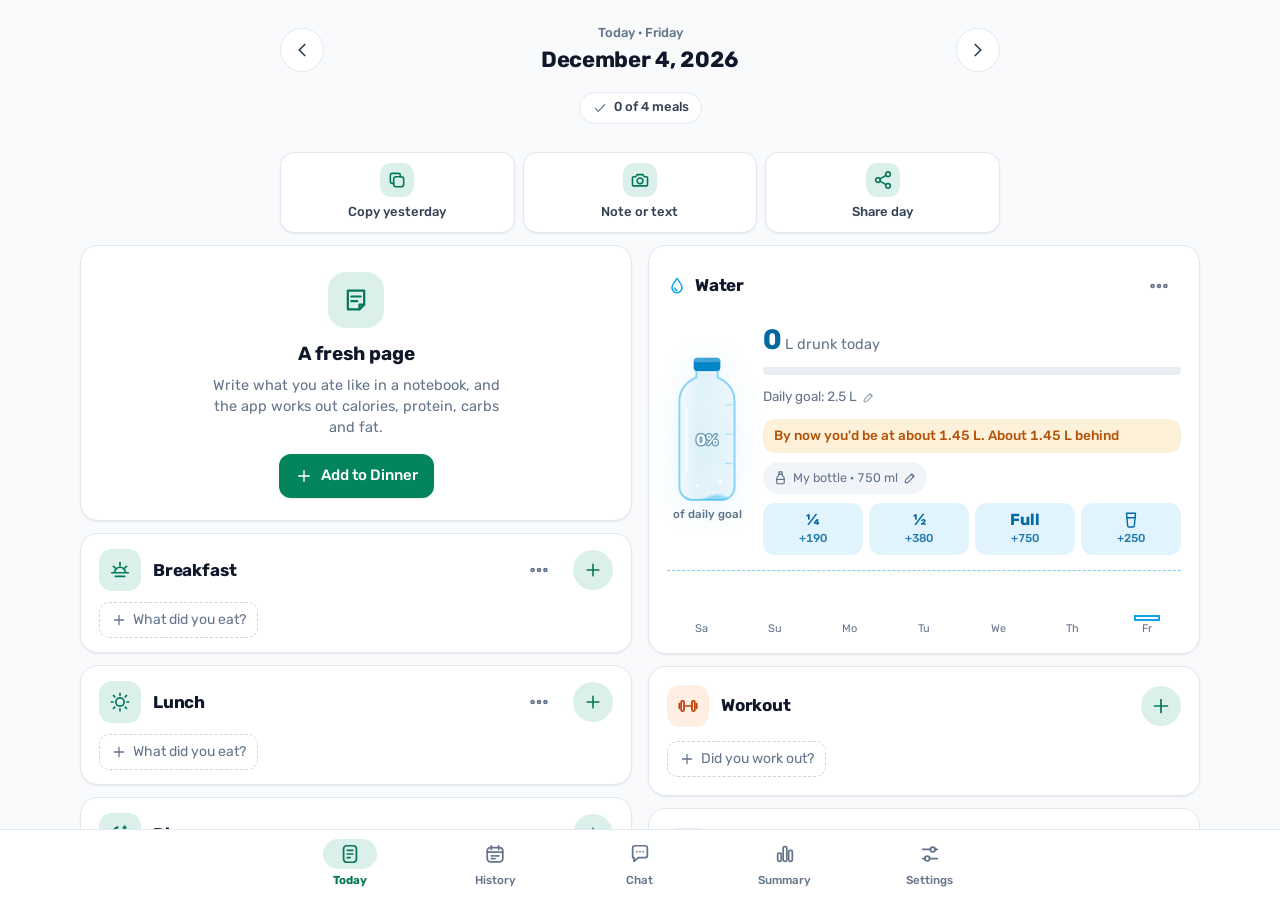
<file: app/src/main/assets/www/index.html>
<!doctype html>
<html lang="he" dir="rtl">
<head>
<meta charset="utf-8">
<meta name="viewport" content="width=device-width, initial-scale=1, maximum-scale=1, viewport-fit=cover">
<title>יומן אוכל</title>
<link rel="stylesheet" href="style.css">
</head>
<body>
<div id="bg" aria-hidden="true"></div>
<div id="bgFx" aria-hidden="true"></div>
<div id="bgDim" aria-hidden="true"></div>

<div id="app">
  <main id="screen" tabindex="-1"></main>
  <nav id="tabs" aria-label="ניווט ראשי"></nav>
</div>

<div id="sheets"></div>
<div id="toast" role="status" aria-live="polite"></div>
<input type="date" id="datePicker" aria-label="בחירת תאריך" tabindex="-1">

<script src="foods.js"></script>
<script src="bgs.js"></script>
<script src="parser.js"></script>
<script src="water.js"></script>
<script src="ai.js"></script>
<script src="gym.js"></script>
<script src="workout.js"></script>
<script src="nutdata.js"></script>
<script src="nutrition.js"></script>
<script src="weight.js"></script>
<script src="clarify.js"></script>
<script>window.__FD_LABEL_API = true;</script>
<script src="extract.js"></script>
<script src="brands.js"></script>
<script src="market.js"></script>
<script src="app.js"></script>
</body>
</html>
</file>
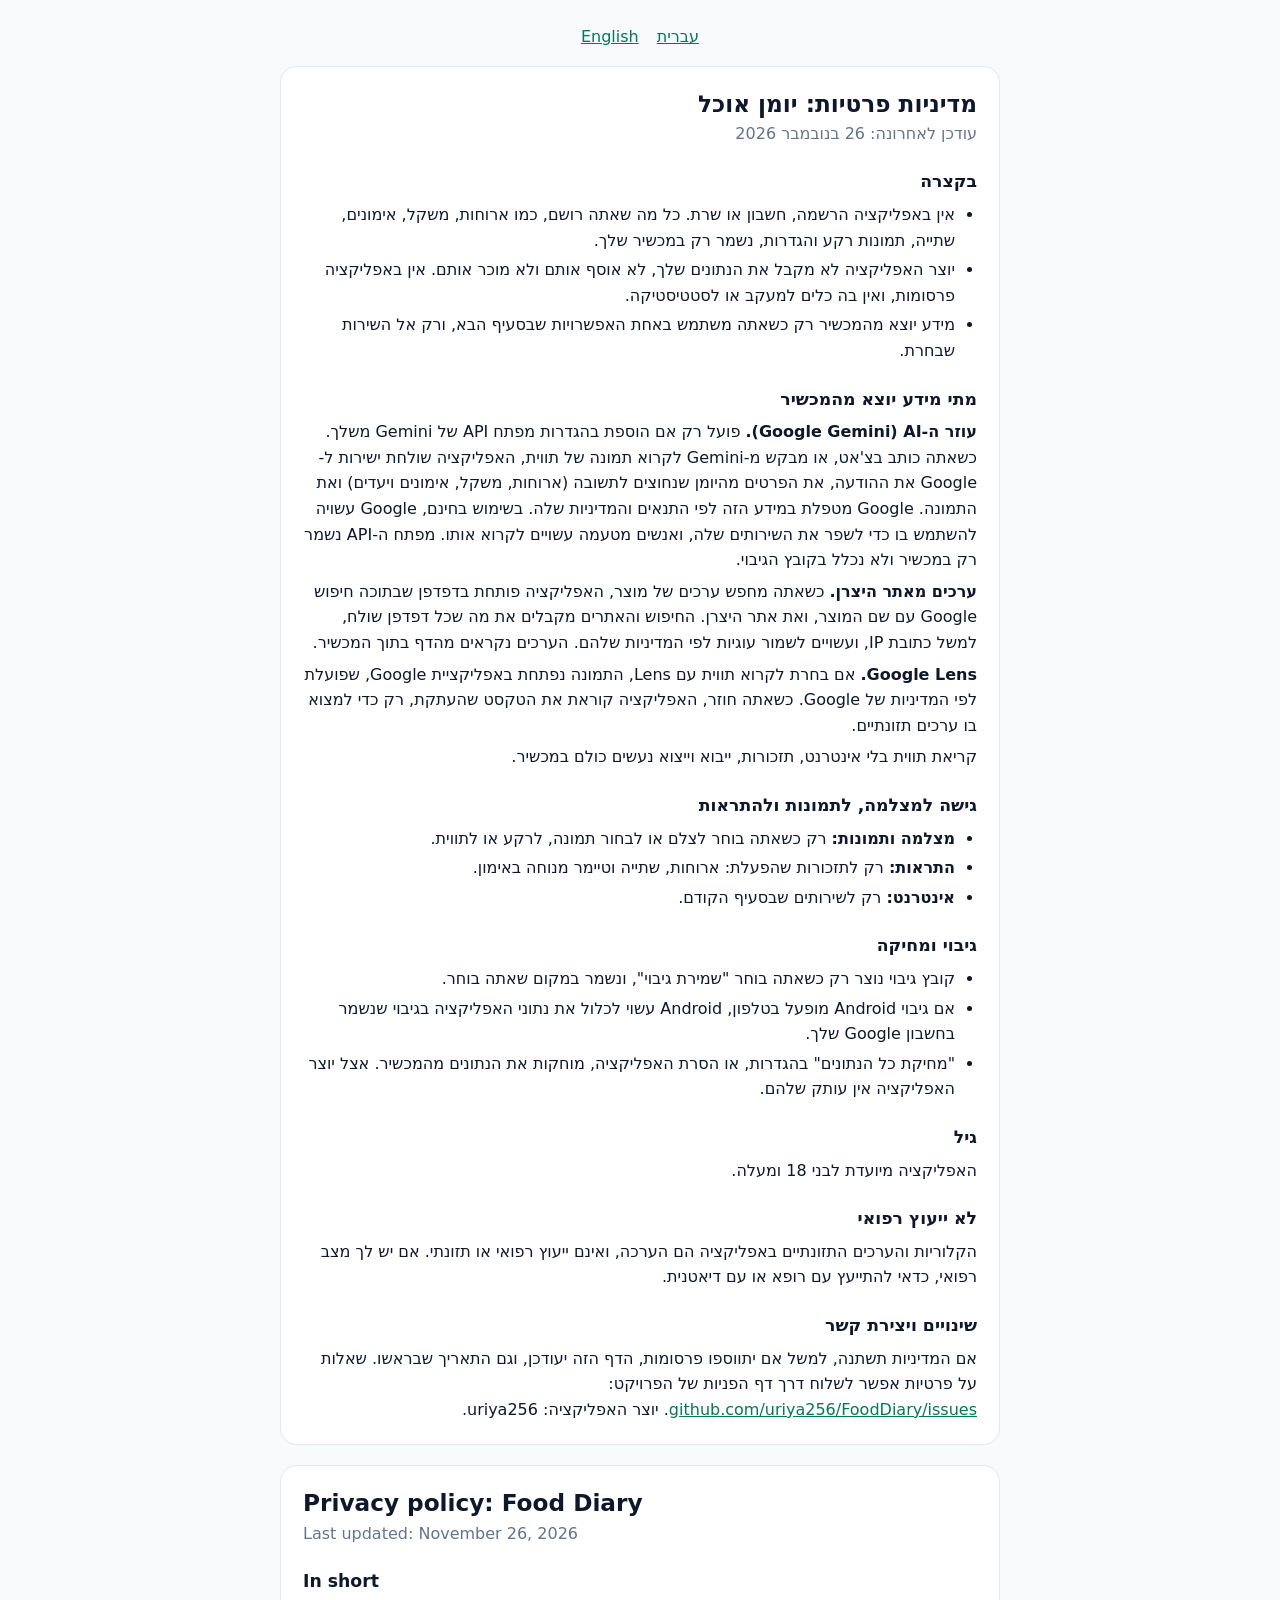
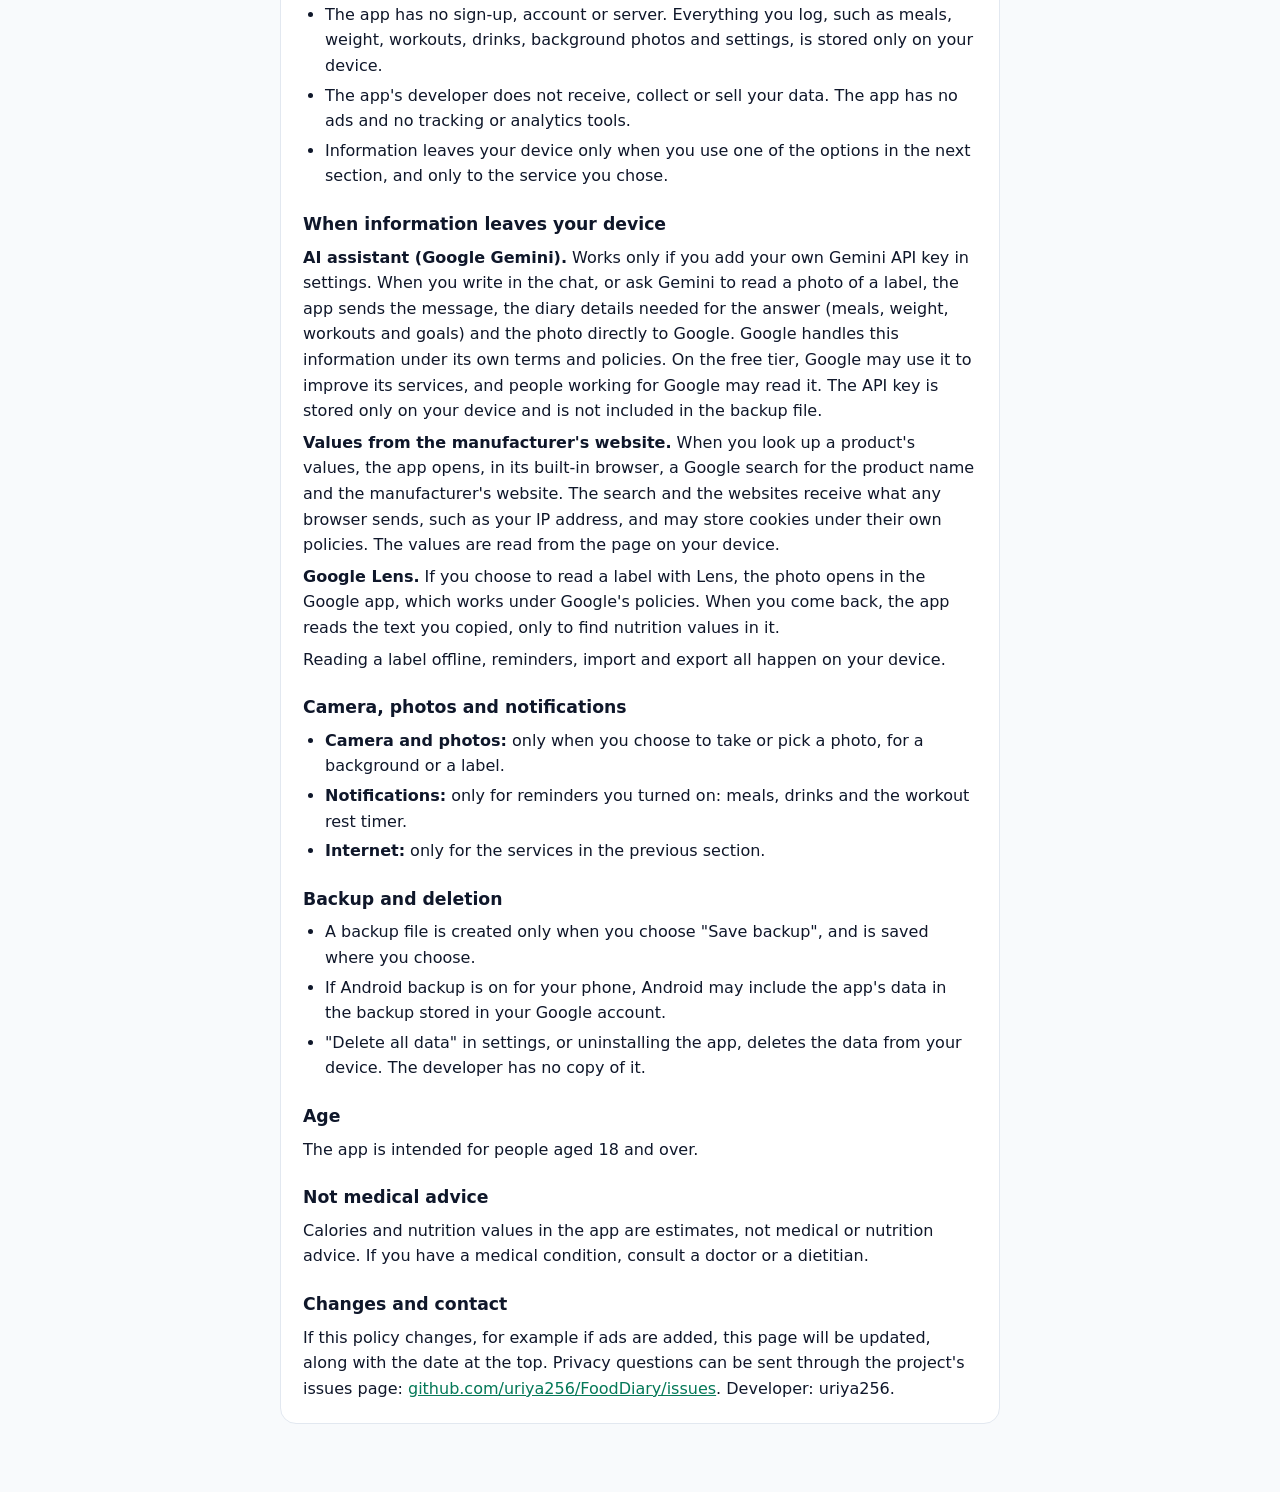
<file: app/src/main/assets/www/privacy.html>
<!DOCTYPE html>
<html lang="he" dir="rtl">
<head>
<meta charset="utf-8">
<meta name="viewport" content="width=device-width, initial-scale=1">
<title>מדיניות פרטיות · יומן אוכל | Privacy policy · Food Diary</title>
<!-- One file for the app (Settings > Privacy policy) and the website (GitHub Pages). No outside requests. -->
<style>
  :root { color-scheme: light dark; --bg: #F8FAFC; --text: #0F172A; --muted: #64748B; --card: #FFFFFF; --line: #E2E8F0; --accent: #047857; }
  @media (prefers-color-scheme: dark) { :root { --bg: #0F172A; --text: #F1F5F9; --muted: #94A3B8; --card: #1E293B; --line: #2B3A51; --accent: #6EE7B7; } }
  html[data-theme="light"] { color-scheme: light; --bg: #F8FAFC; --text: #0F172A; --muted: #64748B; --card: #FFFFFF; --line: #E2E8F0; --accent: #047857; }
  html[data-theme="dark"] { color-scheme: dark; --bg: #0F172A; --text: #F1F5F9; --muted: #94A3B8; --card: #1E293B; --line: #2B3A51; --accent: #6EE7B7; }
  body { margin: 0; background: var(--bg); color: var(--text); font: 16px/1.6 system-ui, -apple-system, "Segoe UI", Roboto, Arial, sans-serif; }
  main { max-width: 720px; margin: 0 auto; padding: 20px 16px 48px; }
  nav { display: flex; gap: 18px; justify-content: center; margin: 4px 0 16px; }
  section { background: var(--card); border: 1px solid var(--line); border-radius: 16px; padding: 6px 22px 16px; margin-bottom: 20px; }
  h1 { font-size: 1.45rem; line-height: 1.3; margin: 16px 0 2px; }
  h2 { font-size: 1.08rem; margin: 22px 0 4px; }
  p { margin: 6px 0; }
  ul { margin: 6px 0; padding-inline-start: 22px; }
  li { margin: 4px 0; }
  a { color: var(--accent); }
  .date { color: var(--muted); margin: 0 0 6px; }
  html.one nav { display: none; }
</style>
</head>
<body>
<main>
<nav><a href="#he" lang="he">עברית</a><a href="#en" lang="en">English</a></nav>

<section id="he" class="policy" lang="he" dir="rtl">
  <h1>מדיניות פרטיות: יומן אוכל</h1>
  <p class="date">עודכן לאחרונה: 26 בנובמבר 2026</p>

  <h2>בקצרה</h2>
  <ul>
    <li>אין באפליקציה הרשמה, חשבון או שרת. כל מה שאתה רושם, כמו ארוחות, משקל, אימונים, שתייה, תמונות רקע והגדרות, נשמר רק במכשיר שלך.</li>
    <li>יוצר האפליקציה לא מקבל את הנתונים שלך, לא אוסף אותם ולא מוכר אותם. אין באפליקציה פרסומות, ואין בה כלים למעקב או לסטטיסטיקה.</li>
    <li>מידע יוצא מהמכשיר רק כשאתה משתמש באחת האפשרויות שבסעיף הבא, ורק אל השירות שבחרת.</li>
  </ul>

  <h2>מתי מידע יוצא מהמכשיר</h2>
  <p><b>עוזר ה-AI <bdi>(Google Gemini)</bdi>.</b> פועל רק אם הוספת בהגדרות מפתח API של Gemini משלך. כשאתה כותב בצ'אט, או מבקש מ-Gemini לקרוא תמונה של תווית, האפליקציה שולחת ישירות ל-Google את ההודעה, את הפרטים מהיומן שנחוצים לתשובה (ארוחות, משקל, אימונים ויעדים) ואת התמונה. Google מטפלת במידע הזה לפי התנאים והמדיניות שלה. בשימוש בחינם, Google עשויה להשתמש בו כדי לשפר את השירותים שלה, ואנשים מטעמה עשויים לקרוא אותו. מפתח ה-API נשמר רק במכשיר ולא נכלל בקובץ הגיבוי.</p>
  <p><b>ערכים מאתר היצרן.</b> כשאתה מחפש ערכים של מוצר, האפליקציה פותחת בדפדפן שבתוכה חיפוש Google עם שם המוצר, ואת אתר היצרן. החיפוש והאתרים מקבלים את מה שכל דפדפן שולח, למשל כתובת IP, ועשויים לשמור עוגיות לפי המדיניות שלהם. הערכים נקראים מהדף בתוך המכשיר.</p>
  <p><b>Google Lens.</b> אם בחרת לקרוא תווית עם Lens, התמונה נפתחת באפליקציית Google, שפועלת לפי המדיניות של Google. כשאתה חוזר, האפליקציה קוראת את הטקסט שהעתקת, רק כדי למצוא בו ערכים תזונתיים.</p>
  <p>קריאת תווית בלי אינטרנט, תזכורות, ייבוא וייצוא נעשים כולם במכשיר.</p>

  <h2>גישה למצלמה, לתמונות ולהתראות</h2>
  <ul>
    <li><b>מצלמה ותמונות:</b> רק כשאתה בוחר לצלם או לבחור תמונה, לרקע או לתווית.</li>
    <li><b>התראות:</b> רק לתזכורות שהפעלת: ארוחות, שתייה וטיימר מנוחה באימון.</li>
    <li><b>אינטרנט:</b> רק לשירותים שבסעיף הקודם.</li>
  </ul>

  <h2>גיבוי ומחיקה</h2>
  <ul>
    <li>קובץ גיבוי נוצר רק כשאתה בוחר "שמירת גיבוי", ונשמר במקום שאתה בוחר.</li>
    <li>אם גיבוי Android מופעל בטלפון, Android עשוי לכלול את נתוני האפליקציה בגיבוי שנשמר בחשבון Google שלך.</li>
    <li>"מחיקת כל הנתונים" בהגדרות, או הסרת האפליקציה, מוחקות את הנתונים מהמכשיר. אצל יוצר האפליקציה אין עותק שלהם.</li>
  </ul>

  <h2>גיל</h2>
  <p>האפליקציה מיועדת לבני 18 ומעלה.</p>

  <h2>לא ייעוץ רפואי</h2>
  <p>הקלוריות והערכים התזונתיים באפליקציה הם הערכה, ואינם ייעוץ רפואי או תזונתי. אם יש לך מצב רפואי, כדאי להתייעץ עם רופא או עם דיאטנית.</p>

  <h2>שינויים ויצירת קשר</h2>
  <p>אם המדיניות תשתנה, למשל אם יתווספו פרסומות, הדף הזה יעודכן, וגם התאריך שבראשו. שאלות על פרטיות אפשר לשלוח דרך דף הפניות של הפרויקט: <a href="https://github.com/uriya256/FoodDiary/issues" dir="ltr">github.com/uriya256/FoodDiary/issues</a>. יוצר האפליקציה: uriya256.</p>
</section>

<section id="en" class="policy" lang="en" dir="ltr">
  <h1>Privacy policy: Food Diary</h1>
  <p class="date">Last updated: November 26, 2026</p>

  <h2>In short</h2>
  <ul>
    <li>The app has no sign-up, account or server. Everything you log, such as meals, weight, workouts, drinks, background photos and settings, is stored only on your device.</li>
    <li>The app's developer does not receive, collect or sell your data. The app has no ads and no tracking or analytics tools.</li>
    <li>Information leaves your device only when you use one of the options in the next section, and only to the service you chose.</li>
  </ul>

  <h2>When information leaves your device</h2>
  <p><b>AI assistant (Google Gemini).</b> Works only if you add your own Gemini API key in settings. When you write in the chat, or ask Gemini to read a photo of a label, the app sends the message, the diary details needed for the answer (meals, weight, workouts and goals) and the photo directly to Google. Google handles this information under its own terms and policies. On the free tier, Google may use it to improve its services, and people working for Google may read it. The API key is stored only on your device and is not included in the backup file.</p>
  <p><b>Values from the manufacturer's website.</b> When you look up a product's values, the app opens, in its built-in browser, a Google search for the product name and the manufacturer's website. The search and the websites receive what any browser sends, such as your IP address, and may store cookies under their own policies. The values are read from the page on your device.</p>
  <p><b>Google Lens.</b> If you choose to read a label with Lens, the photo opens in the Google app, which works under Google's policies. When you come back, the app reads the text you copied, only to find nutrition values in it.</p>
  <p>Reading a label offline, reminders, import and export all happen on your device.</p>

  <h2>Camera, photos and notifications</h2>
  <ul>
    <li><b>Camera and photos:</b> only when you choose to take or pick a photo, for a background or a label.</li>
    <li><b>Notifications:</b> only for reminders you turned on: meals, drinks and the workout rest timer.</li>
    <li><b>Internet:</b> only for the services in the previous section.</li>
  </ul>

  <h2>Backup and deletion</h2>
  <ul>
    <li>A backup file is created only when you choose "Save backup", and is saved where you choose.</li>
    <li>If Android backup is on for your phone, Android may include the app's data in the backup stored in your Google account.</li>
    <li>"Delete all data" in settings, or uninstalling the app, deletes the data from your device. The developer has no copy of it.</li>
  </ul>

  <h2>Age</h2>
  <p>The app is intended for people aged 18 and over.</p>

  <h2>Not medical advice</h2>
  <p>Calories and nutrition values in the app are estimates, not medical or nutrition advice. If you have a medical condition, consult a doctor or a dietitian.</p>

  <h2>Changes and contact</h2>
  <p>If this policy changes, for example if ads are added, this page will be updated, along with the date at the top. Privacy questions can be sent through the project's issues page: <a href="https://github.com/uriya256/FoodDiary/issues">github.com/uriya256/FoodDiary/issues</a>. Developer: uriya256.</p>
</section>
</main>
<script>
  // ?lang=he or ?lang=en shows one language; ?theme=light or ?theme=dark sets the colors
  (function () {
    var q = new URLSearchParams(location.search), l = q.get('lang'), t = q.get('theme');
    if (t === 'light' || t === 'dark') document.documentElement.setAttribute('data-theme', t);
    if (l !== 'he' && l !== 'en') return;
    document.documentElement.classList.add('one');
    document.documentElement.lang = l;
    document.documentElement.dir = l === 'he' ? 'rtl' : 'ltr';
    var other = document.getElementById(l === 'he' ? 'en' : 'he');
    if (other) other.remove();
  })();
</script>
</body>
</html>
</file>
<file: app/src/main/assets/www/style.css>
/* =====================================================================
   יומן אוכל · Food Diary — styles
   1. Fonts            5. Navigation          9.  Nutrition
   2. Design tokens    6. Page headers        10. Water · Workout · Weight
   3. Base             7. Components          11. History · Stats · Chat · Settings
   4. Layout           8. Meals               12. Sheets and smaller features
                                              13. Backgrounds (photos and animated)
   Colors live only in the tokens; components use the variables.
   ===================================================================== */

/* ---------- 1. Fonts (Rubik, OFL, bundled) ---------- */
@font-face { font-family: Rubik; font-weight: 400; font-display: swap; src: url(fonts/rubik-hebrew-400-normal.woff2) format('woff2'); unicode-range: U+0307-0308, U+0590-05FF, U+200C-2010, U+20AA, U+25CC, U+FB1D-FB4F; }
@font-face { font-family: Rubik; font-weight: 500; font-display: swap; src: url(fonts/rubik-hebrew-500-normal.woff2) format('woff2'); unicode-range: U+0307-0308, U+0590-05FF, U+200C-2010, U+20AA, U+25CC, U+FB1D-FB4F; }
@font-face { font-family: Rubik; font-weight: 700; font-display: swap; src: url(fonts/rubik-hebrew-700-normal.woff2) format('woff2'); unicode-range: U+0307-0308, U+0590-05FF, U+200C-2010, U+20AA, U+25CC, U+FB1D-FB4F; }
@font-face { font-family: Rubik; font-weight: 400; font-display: swap; src: url(fonts/rubik-latin-400-normal.woff2) format('woff2'); unicode-range: U+0000-00FF, U+2000-206F, U+2212; }
@font-face { font-family: Rubik; font-weight: 500; font-display: swap; src: url(fonts/rubik-latin-500-normal.woff2) format('woff2'); unicode-range: U+0000-00FF, U+2000-206F, U+2212; }
@font-face { font-family: Rubik; font-weight: 700; font-display: swap; src: url(fonts/rubik-latin-700-normal.woff2) format('woff2'); unicode-range: U+0000-00FF, U+2000-206F, U+2212; }

/* ---------- 2. Design tokens ---------- */
:root {
  /* brand: app.js sets --accent and its shades from the color chosen in settings */
  --accent: #059669;
  --accent-ink: #FFFFFF;
  --accent-soft: rgba(5, 150, 105, .12);
  --accent-text: #047857;
  --accent-light: #34D399;
  --accent-strong: #04845C; /* filled buttons: a shade darker, so white text stays readable */
  --a18: rgba(5, 150, 105, .18); --a38: rgba(5, 150, 105, .38); --a62: rgba(5, 150, 105, .62); --a22: rgba(5, 150, 105, .22); --a12: rgba(5, 150, 105, .12); --a08: rgba(5, 150, 105, .08);

  /* neutrals (60%: page, 30%: surfaces and text) */
  --page: #F8FAFC;
  --surface: #FFFFFF;
  --surface-2: #F1F5F9;
  --input: #FFFFFF;
  --text: #0F172A;
  --text-2: #334155;
  --muted: #64748B;
  --line: #E2E8F0;
  --line-strong: #CBD5E1;
  --chip: #F1F5F9;
  --track: #E9EEF4;
  --card-rgb: 255, 255, 255;
  --card-alpha: 1;
  --card: rgba(var(--card-rgb), var(--card-alpha));
  --sheet: #FFFFFF;
  --shadow: 0 1px 2px rgba(15, 23, 42, .04), 0 1px 3px rgba(15, 23, 42, .05);
  --shadow-lg: 0 12px 32px -8px rgba(15, 23, 42, .18);

  /* data colors (10%): fixed meaning everywhere */
  --carb: #F59E0B;     --carb-text: #B45309;
  --protein: #F43F5E;  --protein-text: #BE123C;
  --fat: #8B5CF6;      --fat-text: #6D28D9;
  --water: #0EA5E9;    --water-text: #0369A1;  --water-bg: rgba(14, 165, 233, .12);
  --gym: #F97316;      --gym-text: #C2410C;    --gym-bg: rgba(249, 115, 22, .12);
  --weight: #6366F1;   --weight-text: #4338CA; --weight-bg: rgba(99, 102, 241, .12);
  --ok: #059669;   --ok-text: #047857;   --ok-bg: rgba(5, 150, 105, .11);
  --warn: #D97706; --warn-text: #B45309; --warn-bg: rgba(245, 158, 11, .15);
  --bad: #DC2626;  --bad-text: #B91C1C;  --bad-bg: rgba(220, 38, 38, .10);

  /* shape and space */
  --radius: 18px;
  --radius-md: 14px;
  --radius-sm: 12px;
  --content: 720px;
  --sat: 0px;
  --sab: 0px;
  --blur: 0px;
  --dim: 0;
  color-scheme: light;
}
html.dark {
  --page: #0F172A;
  --surface: #1E293B;
  --surface-2: #273449;
  --input: #162032;
  --text: #F1F5F9;
  --text-2: #CBD5E1;
  --muted: #94A3B8;
  --line: #2B3A51;
  --line-strong: #3E4F68;
  --chip: #273449;
  --track: #2B3A51;
  --card-rgb: 30, 41, 59;
  --sheet: #1E293B;
  --shadow: 0 1px 2px rgba(0, 0, 0, .25);
  --shadow-lg: 0 16px 40px -10px rgba(0, 0, 0, .55);
  --accent-text: var(--accent-text-dark, #6EE7B7);
  --carb: #FBBF24;     --carb-text: #FCD34D;
  --protein: #FB7185;  --protein-text: #FDA4AF;
  --fat: #A78BFA;      --fat-text: #C4B5FD;
  --water: #38BDF8;    --water-text: #7DD3FC;  --water-bg: rgba(56, 189, 248, .14);
  --gym: #FB923C;      --gym-text: #FDBA74;    --gym-bg: rgba(251, 146, 60, .14);
  --weight: #818CF8;   --weight-text: #A5B4FC; --weight-bg: rgba(129, 140, 248, .15);
  --ok: #34D399;   --ok-text: #6EE7B7;   --ok-bg: rgba(52, 211, 153, .13);
  --warn: #FBBF24; --warn-text: #FCD34D; --warn-bg: rgba(251, 191, 36, .13);
  --bad: #F87171;  --bad-text: #FCA5A5;  --bad-bg: rgba(248, 113, 113, .13);
  color-scheme: dark;
}

/* ---------- 3. Base ---------- */
* { box-sizing: border-box; -webkit-tap-highlight-color: transparent; }
html, body { margin: 0; height: 100%; }
body {
  font-family: Rubik, system-ui, -apple-system, "Segoe UI", Roboto, sans-serif;
  color: var(--text);
  background: var(--page);
  font-size: 16px;
  line-height: 1.45;
  overscroll-behavior: none;
  -webkit-font-smoothing: antialiased;
  /* every number lines up in columns and keeps its width while it updates */
  font-variant-numeric: tabular-nums;
}
button, input, select, textarea { font: inherit; color: inherit; font-variant-numeric: inherit; }
button { cursor: pointer; }
svg { flex-shrink: 0; }
svg .d { display: none; } /* icons are single-weight line icons; the old duotone fills stay hidden */
:focus-visible { outline: 2px solid var(--accent); outline-offset: 2px; }
::selection { background: var(--a22); }
h1, h2, h3 { letter-spacing: -.01em; }

.muted { color: var(--muted); }
.small { font-size: 13px; }
.row { display: flex; align-items: center; gap: 8px; }
.between { justify-content: space-between; }
.wrap { flex-wrap: wrap; }
.grow { flex: 1; min-width: 0; }
.stack { display: flex; flex-direction: column; gap: 10px; }
.center { text-align: center; }
.hidden { display: none !important; }
.nw { white-space: nowrap; }

/* ---------- 4. Layout ---------- */
#bg {
  position: fixed; inset: -40px; z-index: 0;
  background: var(--page);
  background-size: cover; background-position: center;
  filter: blur(var(--blur));
  transition: background .4s ease;
}
#bgDim { position: fixed; inset: 0; z-index: 0; background: #000; opacity: var(--dim); pointer-events: none; }
#datePicker { position: fixed; bottom: 0; left: 0; width: 1px; height: 1px; opacity: 0; pointer-events: none; }

#app { position: relative; z-index: 1; height: 100%; display: flex; flex-direction: column; }
#screen {
  flex: 1; overflow-y: auto; overflow-x: hidden; outline: none;
  /* centered column: full width on a phone, --content wide on a computer */
  padding: calc(var(--sat) + 12px) max(16px, calc((100% - var(--content)) / 2)) 32px;
  -webkit-overflow-scrolling: touch;
}
#screen.swap { animation: fadeUp .25s ease both; }
#screen.chatmode { display: flex; flex-direction: column; }
#screen.chatmode .chat { flex: 1 0 auto; justify-content: flex-end; }
#screen.chatmode > .card, #screen.chatmode > .topbar { flex-shrink: 0; }

/* wide screens: the day is laid out in two columns under the header */
@media (min-width: 1100px) {
  #screen[data-tab="today"] { --content: 1120px; }
  #screen[data-tab="today"] .topbar, #screen[data-tab="today"] .quick { max-width: 720px; margin-inline: auto; }
  .daygrid { column-count: 2; column-gap: 16px; }
  .daygrid > * { break-inside: avoid; }
}

/* ---------- 5. Navigation ---------- */
#tabs {
  display: grid; grid-template-columns: repeat(5, minmax(0, 1fr)); gap: 4px;
  padding: 6px max(8px, calc((100% - var(--content)) / 2)) calc(var(--sab) + 8px);
  background: rgba(var(--card-rgb), .94);
  backdrop-filter: blur(18px) saturate(1.3);
  -webkit-backdrop-filter: blur(18px) saturate(1.3);
  border-top: 1px solid var(--line);
}
.tab {
  border: none; background: none; min-height: 56px; padding: 0;
  display: flex; flex-direction: column; align-items: center; justify-content: center; gap: 3px;
  font-size: 11.5px; font-weight: 500; color: var(--muted); border-radius: 14px;
  transition: color .2s;
}
.tab .pill { width: 54px; height: 30px; border-radius: 999px; display: flex; align-items: center; justify-content: center; transition: background .2s, transform .2s; }
.tab[aria-current="page"] { color: var(--accent-text); font-weight: 700; }
.tab[aria-current="page"] .pill { background: var(--accent-soft); }
@media (hover: hover) {
  .tab:hover { color: var(--text); }
  .tab:hover .pill { background: var(--surface-2); }
  .tab[aria-current="page"]:hover { color: var(--accent-text); }
  .tab[aria-current="page"]:hover .pill { background: var(--a18); }
}

/* ---------- 6. Page headers ---------- */
.topbar { padding: 6px 0 14px; }
.topbar h1 { margin: 0; font-size: 27px; line-height: 1.2; font-weight: 700; letter-spacing: -.02em; }

/* today: date, day navigation and status */
.daynav { display: flex; align-items: center; gap: 8px; }
.datebtn {
  flex: 1; min-width: 0; border: none; background: none; border-radius: 16px; padding: 6px 8px; min-height: 58px;
  display: flex; flex-direction: column; align-items: center; justify-content: center; gap: 1px; color: var(--text);
  transition: background .15s;
}
.datebtn .wd { font-size: 13px; color: var(--muted); font-weight: 500; }
.datebtn .dt { font-size: 22px; font-weight: 700; letter-spacing: -.015em; }
@media (hover: hover) { .datebtn:hover { background: var(--surface-2); } }

.badges { display: flex; gap: 8px; margin-top: 10px; flex-wrap: wrap; justify-content: center; }
.badge {
  display: inline-flex; align-items: center; gap: 6px; height: 32px; padding: 0 12px; border-radius: 999px;
  background: var(--card); border: 1px solid var(--line); font-size: 13px; font-weight: 500; color: var(--text-2);
}
.badge svg { color: var(--muted); }
.badge.hot { background: var(--warn-bg); border-color: transparent; color: var(--warn-text); }
.badge.hot svg { color: currentColor; }
button.badge { min-height: 32px; }
@media (hover: hover) { button.badge:hover { background: var(--surface-2); } }

.quick { display: grid; grid-template-columns: repeat(3, minmax(0, 1fr)); gap: 8px; margin: 14px 0 12px; }
.quick .btn {
  flex-direction: column; gap: 6px; min-height: 74px; padding: 10px 6px; border-radius: var(--radius-md);
  font-size: 13px; font-weight: 500; color: var(--text-2);
  background: var(--card); border: 1px solid var(--line); box-shadow: var(--shadow);
}
@media (hover: hover) { .quick .btn:hover { border-color: var(--line-strong); } }
.qi { width: 34px; height: 34px; border-radius: 11px; display: flex; align-items: center; justify-content: center; background: var(--accent-soft); color: var(--accent-text); }
.qi svg { color: currentColor; }

/* ---------- 7. Components ---------- */
.card {
  background: var(--card);
  border: 1px solid var(--line);
  border-radius: var(--radius);
  box-shadow: var(--shadow);
  padding: 18px;
  margin-bottom: 12px;
  animation: fadeUp .3s ease both;
}
.card h2 { margin: 0; font-size: 17px; font-weight: 700; }
.card h3 { margin: 0 0 12px; font-size: 15px; font-weight: 700; }
.card h2 svg, .card h3 svg { color: var(--accent-text); }
.section-t { font-size: 13px; font-weight: 700; color: var(--muted); margin: 2px 0 -4px; }

/* buttons */
.btn {
  min-height: 44px; padding: 0 16px; border-radius: var(--radius-sm); border: none;
  display: inline-flex; align-items: center; justify-content: center; gap: 8px;
  font-weight: 500; font-size: 15px; background: var(--surface-2); color: var(--text);
  transition: transform .1s, background .15s, filter .15s;
}
.btn.primary { background: var(--accent-strong); color: var(--accent-ink); box-shadow: 0 1px 2px rgba(15, 23, 42, .1); }
.btn.soft { background: var(--accent-soft); color: var(--accent-text); }
.btn.danger { background: var(--bad-bg); color: var(--bad-text); }
.btn.block { width: 100%; }
.btn.big { min-height: 52px; font-size: 16px; border-radius: var(--radius-md); }
.btn[disabled] { opacity: .45; }
@media (hover: hover) {
  .btn:hover { background: var(--line); }
  .btn.primary:hover { background: var(--accent-strong); filter: brightness(.92); }
  .btn.soft:hover { background: var(--a18); }
  .btn.danger:hover { background: var(--bad-bg); filter: brightness(.97); }
}

.iconbtn {
  width: 44px; height: 44px; border-radius: 999px; border: 1px solid var(--line);
  background: var(--card); color: var(--text-2); display: inline-flex; align-items: center; justify-content: center;
  flex-shrink: 0; transition: background .15s, transform .1s;
}
.iconbtn.flat { background: transparent; border-color: transparent; color: var(--muted); }
.iconbtn.plain { background: var(--surface-2); border-color: transparent; }
.iconbtn.primary { background: var(--accent-strong); color: var(--accent-ink); border-color: transparent; }
.iconbtn.tonal { width: 40px; height: 40px; background: var(--accent-soft); color: var(--accent-text); border-color: transparent; }
@media (hover: hover) {
  .iconbtn:hover, .iconbtn.flat:hover, .iconbtn.plain:hover { background: var(--surface-2); color: var(--text); }
  .iconbtn.primary:hover { background: var(--accent-strong); color: var(--accent-ink); filter: brightness(.92); }
  .iconbtn.tonal:hover { background: var(--a22); color: var(--accent-text); }
}
.iconbtn:active, .btn:active, .chip:active, .tab:active, .datebtn:active, .badge:active { transform: scale(.96); }
.linkbtn { border: none; background: none; color: inherit; font-weight: 700; text-decoration: underline; text-underline-offset: 2px; min-height: 32px; padding: 0 4px; font-size: 12.5px; display: inline-flex; align-items: center; gap: 4px; }
.plain-btn { border: none; background: none; padding: 0; text-align: start; color: inherit; width: 100%; font: inherit; display: block; }

/* chips and tags */
.chips { display: flex; flex-wrap: wrap; gap: 6px; margin-top: 14px; }
.chip {
  border: 1px solid transparent; background: var(--surface-2); border-radius: 10px; padding: 6px 11px; min-height: 36px;
  font-size: 14px; display: inline-flex; align-items: center; gap: 6px; text-align: start; max-width: 100%; color: var(--text);
  transition: transform .1s, background .15s, border-color .15s;
  animation: pop .22s ease both;
}
.chip .q { font-weight: 700; color: var(--accent-text); }
.chip .w { color: var(--muted); font-size: 12.5px; }
.chip.ghost { background: transparent; border: 1.5px dashed var(--line-strong); color: var(--muted); }
.chip.tpl { background: var(--accent-soft); color: var(--accent-text); font-weight: 500; }
.chip.sel { background: var(--accent-strong); color: var(--accent-ink); }
.chip.sel .q, .chip.sel .w { color: inherit; }
.chip.amb { border-style: dashed; border-color: var(--warn); }
@media (hover: hover) {
  .chip:hover { background: var(--line); }
  .chip.ghost:hover { background: var(--surface-2); color: var(--text-2); }
  .chip.tpl:hover { background: var(--a22); }
  .chip.sel:hover { background: var(--accent-strong); }
}
.ambq { display: inline-flex; align-items: center; justify-content: center; width: 18px; height: 18px; border-radius: 50%; background: var(--warn); color: #fff; font-size: 12px; font-weight: 700; margin-inline-start: 2px; }

/* status pills */
.bal { display: inline-flex; align-items: center; gap: 3px; height: 26px; font-size: 12.5px; font-weight: 700; border-radius: 999px; padding: 0 10px; white-space: nowrap; flex-shrink: 0; }
.bal.ok { background: var(--ok-bg); color: var(--ok-text); }
.bal.near { background: var(--warn-bg); color: var(--warn-text); }
.bal.off { background: var(--bad-bg); color: var(--bad-text); }
.bal.soft { background: var(--surface-2); color: var(--muted); }
.warn-t { color: var(--bad-text); }
.warn { color: var(--warn-text); font-size: 13px; }

/* inputs */
textarea.note, .field input, .field select, .field textarea, input.search {
  width: 100%; border: 1px solid var(--line-strong); background: var(--input); border-radius: var(--radius-sm);
  padding: 12px 14px; font-size: 15px; outline: none; resize: vertical; color: var(--text);
  transition: border-color .15s, box-shadow .15s;
}
textarea.note::placeholder, .field input::placeholder, .field textarea::placeholder, input.search::placeholder { color: var(--muted); opacity: .85; }
textarea.note:focus, .field input:focus, .field select:focus, .field textarea:focus, input.search:focus { border-color: var(--accent); box-shadow: 0 0 0 3px var(--accent-soft); }
.field { display: flex; flex-direction: column; gap: 6px; }
.field > span { font-size: 13px; color: var(--muted); font-weight: 500; }
.searchbox { position: relative; }
.searchbox svg { position: absolute; inset-inline-start: 14px; top: 50%; transform: translateY(-50%); color: var(--muted); pointer-events: none; }
.searchbox input { padding-inline-start: 42px; }
input[type=range] { width: 100%; accent-color: var(--accent); height: 28px; }
input.gnum { width: 100%; min-height: 44px; border-radius: var(--radius-sm); border: 1px solid var(--line-strong); background: var(--input); color: var(--text); text-align: center; font-size: 17px; font-weight: 500; padding: 6px; outline: none; -moz-appearance: textfield; }
input.gnum:focus { border-color: var(--accent); box-shadow: 0 0 0 3px var(--accent-soft); }
input.gnum::-webkit-outer-spin-button, input.gnum::-webkit-inner-spin-button { -webkit-appearance: none; margin: 0; }
.field input.gnum { padding: 6px; }

/* segmented control */
.seg { display: grid; grid-auto-flow: column; grid-auto-columns: minmax(0, 1fr); gap: 4px; padding: 4px; background: var(--surface-2); border-radius: var(--radius-md); }
.seg button { border: none; background: none; min-height: 40px; border-radius: 10px; font-size: 14px; font-weight: 500; color: var(--muted); transition: background .15s, color .15s; }
.seg button[aria-pressed="true"] { background: var(--surface); color: var(--text); box-shadow: 0 1px 2px rgba(15, 23, 42, .08), 0 1px 3px rgba(15, 23, 42, .06); }
html.dark .seg button[aria-pressed="true"] { background: #334155; }
@media (hover: hover) { .seg button:not([aria-pressed="true"]):hover { color: var(--text); } }

/* lists */
.list { display: flex; flex-direction: column; }
.li { display: flex; align-items: center; gap: 12px; padding: 12px 2px; border-bottom: 1px solid var(--line); min-height: 52px; }
.li:last-child { border-bottom: none; }
button.li { width: 100%; border: none; border-bottom: 1px solid var(--line); background: none; text-align: start; color: inherit; font: inherit; border-radius: 0; }
button.li:last-child { border-bottom: none; }
@media (hover: hover) { button.li:hover { background: var(--surface-2); } }
.li .t { font-weight: 500; }
.li .s { font-size: 13px; color: var(--muted); }
.li .kcal { min-width: 44px; text-align: end; }
.li.cur { background: var(--a08); border-radius: var(--radius-sm); padding-inline: 8px; }

/* switch */
.switch { position: relative; width: 50px; height: 30px; border-radius: 999px; background: var(--line-strong); border: none; flex-shrink: 0; transition: background .2s; }
.switch::after { content: ''; position: absolute; top: 3px; inset-inline-start: 3px; width: 24px; height: 24px; border-radius: 50%; background: #fff; box-shadow: 0 1px 3px rgba(15, 23, 42, .25); transition: transform .2s; }
.switch[aria-checked="true"] { background: var(--accent); }
.switch[aria-checked="true"]::after { transform: translateX(-20px); }

.stepper { display: flex; align-items: center; gap: 6px; }
.stepper .val { min-width: 34px; text-align: center; font-weight: 700; font-size: 16px; }
.stepper.big-step { display: flex; align-items: center; gap: 8px; }
.stepper.big-step .gnum { flex: 1; font-size: 20px; min-height: 50px; }

/* progress bars */
.bar { height: 8px; border-radius: 999px; background: var(--track); overflow: hidden; }
.bar > i { display: block; height: 100%; border-radius: 999px; background: var(--accent); transform-origin: right; animation: grow .6s ease both; }
.barrow { display: flex; flex-direction: column; gap: 6px; }
.barrow .row { font-size: 14px; }
.bar.wk { position: relative; overflow: visible; }

/* stat tiles */
.tiles { display: grid; grid-template-columns: repeat(2, minmax(0, 1fr)); gap: 10px; margin-bottom: 12px; }
.tile { margin: 0; }
.tile .big { font-size: 28px; font-weight: 700; line-height: 1.15; letter-spacing: -.02em; }
.tile .lbl { font-size: 13px; color: var(--muted); margin-top: 2px; }

/* toast */
#toast {
  position: fixed; z-index: 40; left: 50%; top: calc(var(--sat) + 12px); transform: translate(-50%, -20px);
  background: #0F172A; color: #F8FAFC; border-radius: 14px; padding: 10px 10px 10px 16px; min-height: 46px; font-size: 14px;
  display: flex; align-items: center; gap: 12px; opacity: 0; pointer-events: none; transition: opacity .2s, transform .2s;
  max-width: min(calc(100% - 32px), 560px); box-shadow: var(--shadow-lg);
}
html.dark #toast { background: #F1F5F9; color: #0F172A; }
#toast.show { opacity: 1; transform: translate(-50%, 0); pointer-events: auto; }
#toast button { border: none; background: none; color: #6EE7B7; font-weight: 700; min-height: 36px; padding: 0 8px; }
html.dark #toast button { color: var(--accent-text-light, #047857); }

/* empty states */
.empty-state { text-align: center; padding: 32px 16px; color: var(--muted); display: flex; flex-direction: column; align-items: center; gap: 8px; }
.empty-state > svg { color: var(--accent-text); opacity: .8; }
.empty-day { display: flex; flex-direction: column; align-items: center; text-align: center; gap: 8px; padding: 26px 20px 22px; }
.empty-day .ed-icon { width: 56px; height: 56px; border-radius: 18px; display: flex; align-items: center; justify-content: center; background: var(--accent-soft); color: var(--accent-text); margin-bottom: 4px; }
.empty-day h2 { font-size: 19px; }
.empty-day p { margin: 0; color: var(--muted); max-width: 32ch; font-size: 14.5px; }
.empty-day .ed-actions { display: flex; gap: 8px; flex-wrap: wrap; justify-content: center; margin-top: 8px; }
.empty-hint { margin-top: 10px; font-size: 14px; color: var(--muted); }

/* ---------- 8. Meals ---------- */
.meal-head { display: flex; align-items: center; gap: 12px; }
.meal-icon {
  width: 42px; height: 42px; border-radius: 13px; display: flex; align-items: center; justify-content: center; flex-shrink: 0;
  background: var(--accent-soft); color: var(--accent-text);
}
.meal-icon.tone-water { background: var(--water-bg); color: var(--water-text); }
.meal-icon.tone-gym { background: var(--gym-bg); color: var(--gym-text); }
.meal-icon.tone-weight { background: var(--weight-bg); color: var(--weight-text); }
.meal-title { flex: 1; min-width: 0; }
.meal-title h2 { font-size: 17px; }
.meal-title .sub { font-size: 13px; color: var(--muted); margin-top: 1px; }
.meal-kcal { display: flex; flex-direction: column; align-items: center; line-height: 1.1; padding-inline: 4px; }
.meal-kcal b { font-size: 18px; font-weight: 700; letter-spacing: -.01em; }
.meal-kcal span { font-size: 11.5px; color: var(--muted); }
.meal-note { margin-top: 12px; font-size: 13.5px; color: var(--muted); display: flex; gap: 6px; align-items: flex-start; }
.meal-note svg { margin-top: 2px; }
.card.meal-empty { padding-block: 14px; }
.card.meal-empty .chips { margin-top: 10px; }

/* the split of one meal: thin bar and three compact tags */
.mealnut { display: flex; align-items: center; gap: 12px; margin-top: 14px; font-size: 13px; }
.mealnut .mbar { height: 6px; }
.mtags { display: flex; gap: 10px; font-size: 12.5px; color: var(--muted); white-space: nowrap; flex-shrink: 0; }
.mtags span { display: inline-flex; align-items: center; gap: 4px; }
.mtags i { width: 7px; height: 7px; border-radius: 50%; background: var(--mc); }
.mtags b { color: var(--text-2); font-weight: 500; }

/* ---------- 9. Nutrition ---------- */
.nutcard { display: flex; flex-direction: column; gap: 14px; }
.nut-top { display: flex; align-items: center; gap: 18px; border: none; background: none; padding: 0; text-align: start; color: inherit; width: 100%; border-radius: 12px; }
.nut-top .ring { position: relative; width: 112px; height: 112px; flex-shrink: 0; }
.nut-top .ring svg { display: block; }
.nut-top .rc { position: absolute; inset: 0; display: flex; flex-direction: column; align-items: center; justify-content: center; line-height: 1.1; }
.nut-top .rc b { font-size: 25px; font-weight: 700; letter-spacing: -.02em; }
.nut-top .rc span { font-size: 12px; color: var(--muted); margin-top: 3px; }
.nut-macros { display: flex; flex-direction: column; gap: 11px; flex: 1; min-width: 0; }
.nut-macros .nm { display: flex; flex-direction: column; gap: 5px; }
.nm-h { display: flex; align-items: baseline; gap: 6px; font-size: 14px; }
.nm-h i { width: 8px; height: 8px; border-radius: 50%; background: var(--mc); align-self: center; flex-shrink: 0; }
.nm-h .grow { color: var(--text-2); font-weight: 500; }
.nm-h b { font-size: 15px; font-weight: 700; }
.nm-h .u { font-size: 12px; color: var(--muted); }
/* one macro: grams eaten (fill) against the recommended range (band) or target (tick) */
.mtrack { position: relative; height: 6px; border-radius: 999px; background: var(--track); overflow: hidden; }
.mtrack .band { position: absolute; top: 0; bottom: 0; background: var(--mc); opacity: .22; }
.mtrack .band.tick { width: 2px !important; opacity: .7; background: var(--text); }
.mtrack .fill { position: absolute; top: 0; bottom: 0; inset-inline-start: 0; border-radius: 999px; background: var(--mc); transition: width .5s ease; }
.kleft { font-size: 13px; margin-top: 1px; }
/* the day's split: stacked bar, legend and the verdict */
.mbar { position: relative; display: flex; height: 10px; border-radius: 999px; overflow: hidden; background: var(--track); flex: 1; min-width: 60px; gap: 2px; }
.mbar.big { height: 10px; flex: none; width: 100%; }
.mbar i { display: block; height: 100%; min-width: 0; font-style: normal; }
.mbar i:first-child { border-start-start-radius: 999px; border-end-start-radius: 999px; }
.mbar i:last-of-type { border-start-end-radius: 999px; border-end-end-radius: 999px; }
.mbar i b { display: none; }
.mbar s { position: absolute; top: -3px; bottom: -3px; width: 2px; margin-inline-start: -1px; background: var(--text); opacity: .55; border-radius: 2px; }
.bar.wk s { position: absolute; top: -3px; bottom: -3px; width: 2px; margin-inline-start: -1px; background: var(--text); opacity: .55; border-radius: 2px; }
.mbar.big { overflow: visible; }
.nut-leg { gap: 8px; flex-wrap: wrap; }
.nut-leg .lg { display: inline-flex; align-items: center; gap: 5px; margin-inline-end: 12px; white-space: nowrap; color: var(--text-2); }
.nut-leg .lg i { width: 8px; height: 8px; border-radius: 50%; display: inline-block; }
.nut-notes { display: flex; flex-wrap: wrap; align-items: center; gap: 2px; }
.nut-hint { margin: 0; color: var(--text-2); font-size: 13.5px; background: var(--surface-2); border-radius: var(--radius-sm); padding: 8px 12px; }
.mk { font-style: normal; font-weight: 700; margin-inline-start: 3px; font-size: 12px; }
.mk.ok { color: var(--ok-text); } .mk.lo, .mk.hi { color: var(--bad-text); }
.mohbox { border: 1px solid var(--line); border-radius: var(--radius-md); padding: 10px 12px; margin-top: 10px; }
.mohtbl { width: 100%; border-collapse: collapse; font-size: 13.5px; }
.mohtbl th, .mohtbl td { text-align: start; padding: 7px 3px; border-bottom: 1px solid var(--line); white-space: nowrap; font-weight: 400; }
.mohtbl tbody th { font-weight: 700; }
.mohtbl thead th { font-size: 12px; color: var(--muted); font-weight: 500; }
.mohtbl tbody th i { display: inline-block; width: 8px; height: 8px; border-radius: 50%; margin-inline-end: 6px; }
.mohtbl tbody tr:last-child th, .mohtbl tbody tr:last-child td { border-bottom: 0; }
.enut { display: flex; align-items: center; gap: 10px; padding: 10px 12px; border-radius: var(--radius-sm); background: var(--surface-2); font-size: 13.5px; }
.enut .btn { min-height: 40px; padding: 0 12px; }
.aistat { display: block; font-size: 12.5px; color: var(--muted); margin-top: 4px; }

/* ---------- 10. Water · Workout · Weight ---------- */
.water-main { display: flex; gap: 16px; align-items: center; margin-top: 12px; }
.bottle-btn { border: none; background: none; padding: 0; position: relative; flex-shrink: 0; width: 80px; color: var(--water); display: flex; flex-direction: column; align-items: center; gap: 2px; }
.bottle { width: 80px; height: 152px; display: block; filter: drop-shadow(0 8px 14px rgba(14, 165, 233, .22)); }
.bottle-btn .bcap { font-size: 11.5px; color: var(--muted); font-weight: 500; }
.bpct { font: 700 17px Rubik, system-ui, sans-serif; fill: #fff; stroke: rgba(7, 89, 133, .55); stroke-width: 3px; paint-order: stroke; stroke-linejoin: round; font-variant-numeric: tabular-nums; }
.blevel { transition: transform 1s cubic-bezier(.3, 1.3, .5, 1); }
.bwave { animation: bWave 2.6s linear infinite; }
.bwave.back { animation-duration: 4s; animation-direction: reverse; }
@keyframes bWave { from { transform: translateX(0); } to { transform: translateX(45px); } }
.bubbles2 circle { animation: bBub 3.5s ease-in infinite; }
.bubbles2 circle:nth-child(2) { animation-delay: -1.2s; }
.bubbles2 circle:nth-child(3) { animation-delay: -2.3s; }
@keyframes bBub { from { transform: translateY(0); opacity: .8; } to { transform: translateY(-110px); opacity: 0; } }
html.still .bwave, html.still .bubbles2 circle { animation-play-state: paused; }
.water-info { flex: 1; min-width: 0; display: flex; flex-direction: column; gap: 7px; }
.wtotal b { font-size: 28px; font-weight: 700; color: var(--water-text); letter-spacing: -.02em; }
.wtotal span { color: var(--muted); font-size: 14.5px; }
.wprog { height: 8px; border-radius: 999px; background: var(--track); overflow: hidden; }
.wprog i { display: block; height: 100%; border-radius: 999px; background: var(--water); transition: width .6s ease; }
.wgoal-btn { display: inline-flex; align-items: center; gap: 5px; align-self: flex-start; border: none; background: none; padding: 2px 0; color: var(--muted); font: inherit; font-size: 13.5px; min-height: 30px; }
.wgoal-btn svg { opacity: .7; }
.wpace { font-size: 13.5px; font-weight: 500; padding: 7px 11px; border-radius: var(--radius-sm); background: var(--surface-2); color: var(--text-2); }
.wpace.ok { background: var(--ok-bg); color: var(--ok-text); }
.wpace.done { background: var(--water-bg); color: var(--water-text); }
.wpace.behind { background: var(--warn-bg); color: var(--warn-text); }
.wquick { display: grid; grid-template-columns: repeat(4, minmax(0, 1fr)); gap: 6px; margin-top: 2px; }
.wq {
  border: none; border-radius: var(--radius-sm); min-height: 52px; padding: 4px 2px; display: flex; flex-direction: column; align-items: center; justify-content: center; gap: 1px;
  background: var(--water-bg); color: var(--water-text); transition: transform .1s, background .15s;
}
.wq b { font-size: 16px; line-height: 1.1; }
.wq span { font-size: 11.5px; font-weight: 500; opacity: .85; }
.wq:active { transform: scale(.94); }
@media (hover: hover) { .wq:hover { background: rgba(14, 165, 233, .2); } }
.wundo { align-self: flex-start; border: none; background: none; color: var(--muted); font-size: 12.5px; display: inline-flex; gap: 4px; align-items: center; min-height: 32px; padding: 0; }
.wbottle { display: inline-flex; align-items: center; gap: 5px; align-self: flex-start; border: none; background: var(--surface-2); color: var(--muted); font: inherit; font-size: 12.5px; border-radius: 999px; padding: 5px 10px; min-height: 32px; margin-top: 2px; max-width: 100%; }
.wbottle span { white-space: nowrap; overflow: hidden; text-overflow: ellipsis; }
.wweek { position: relative; display: grid; grid-template-columns: repeat(7, minmax(0, 1fr)); gap: 6px; height: 64px; margin-top: 16px; align-items: end; }
.wbar { height: 100%; display: flex; flex-direction: column; align-items: center; justify-content: flex-end; gap: 3px; }
.wbar i { width: 70%; max-width: 20px; border-radius: 6px 6px 3px 3px; background: var(--water-bg); min-height: 0; transition: height .6s ease; }
.wbar.hit i { background: var(--water); }
.wbar.cur i { outline: 2px solid var(--water); outline-offset: 1px; }
.wbar span { font-size: 11px; color: var(--muted); height: 14px; }
.wcol { flex: 1; width: 100%; display: flex; align-items: flex-end; justify-content: center; }
.wgoal { position: absolute; left: 0; right: 0; border-top: 1.5px dashed var(--water); opacity: .55; pointer-events: none; }
.water { display: flex; gap: 6px; flex-wrap: wrap; margin-top: 10px; }
.water .cup { width: 36px; height: 44px; border: none; background: none; padding: 0; display: flex; align-items: center; justify-content: center; color: var(--line-strong); }
.water .cup.on { color: var(--water); }

/* workout */
.gym-list { display: flex; flex-direction: column; margin-top: 10px; }
.gym-row { display: flex; align-items: center; gap: 10px; background: none; border: none; border-bottom: 1px solid var(--line); padding: 10px 2px; text-align: start; min-height: 50px; width: 100%; color: inherit; }
.gym-row:last-child { border-bottom: none; }
@media (hover: hover) { .gym-row:hover { background: var(--surface-2); } }
.gym-row .grow { display: flex; flex-direction: column; gap: 1px; min-width: 0; }
.gym-row .gn { font-weight: 500; }
.gym-row .gd { font-size: 13.5px; color: var(--muted); }
.gdot { width: 9px; height: 9px; border-radius: 50%; flex-shrink: 0; display: inline-block; }
.chip .gdot { width: 8px; height: 8px; }
.pr { display: inline-flex; align-items: center; gap: 3px; font-size: 12px; font-weight: 700; color: var(--warn-text); background: var(--warn-bg); border-radius: 999px; padding: 3px 9px; flex-shrink: 0; }
.gx { border: 1px solid var(--line); border-radius: var(--radius); padding: 12px 14px 14px; display: flex; flex-direction: column; gap: 8px; background: var(--card); }
.gx.flash { animation: gxflash 1s ease; }
@keyframes gxflash { 0% { box-shadow: 0 0 0 3px var(--accent); } 100% { box-shadow: 0 0 0 0 transparent; } }
.gx-head { display: flex; align-items: center; gap: 8px; }
.gx-head b { font-size: 16px; }
.gprev { display: flex; gap: 6px; align-items: flex-start; font-size: 13px; color: var(--muted); }
.gprev svg { flex-shrink: 0; margin-top: 2px; }
.gsets { display: grid; grid-template-columns: 30px minmax(0, 1fr) minmax(0, 1fr) 40px; gap: 6px; align-items: center; }
.gsets .gh { font-size: 12px; color: var(--muted); text-align: center; font-weight: 500; }
.gsets .n { text-align: center; font-weight: 700; color: var(--muted); }
.gsets .iconbtn { width: 40px; height: 40px; min-width: 40px; }
.gfind-t { font-size: 12px; font-weight: 700; color: var(--muted); margin-top: 6px; }
#gymFind { display: flex; flex-direction: column; gap: 2px; margin-top: -6px; }
.restbox { display: flex; gap: 6px; }
.btn.rest { white-space: nowrap; }
.btn.rest.on { background: linear-gradient(to left, var(--a38) var(--pp, 0%), var(--surface-2) var(--pp, 0%)); color: var(--text); font-weight: 700; min-width: 92px; }
i.gymdot { display: inline-block; width: 7px; height: 7px; border-radius: 50%; background: var(--gym); }
.gdelta { font-weight: 700; font-size: 13px; min-width: 44px; text-align: end; color: var(--muted); }
.gdelta.up { color: var(--ok-text); }
.gdelta.down { color: var(--warn-text); }
.star-on { color: var(--warn); }

/* weight and charts */
.wt-lines { display: flex; flex-direction: column; gap: 5px; margin-top: 10px; color: var(--text-2); }
.wt-form { display: flex; gap: 8px; align-items: flex-end; flex-wrap: wrap; }
.wt-form input[type="date"] { min-height: 48px; border-radius: var(--radius-sm); border: 1px solid var(--line-strong); background: var(--input); color: var(--text); padding: 0 10px; font: inherit; }
.wt-form .field:first-child { max-width: 46%; }
.wt-row .wt-rate { display: flex; flex-direction: column; align-items: flex-end; text-align: end; }
.wt-row .wt-rate b { font-size: 17px; }
.wt-row .wt-rate .s { font-size: 11px; color: var(--muted); }
.lchart { width: 100%; height: auto; aspect-ratio: 340 / 170; display: block; margin: 4px 0; }
.lchart .ct { font-size: 10.5px; fill: var(--muted); font-family: inherit; }
.chart-leg { display: flex; align-items: center; gap: 6px; }
.chart-leg i.dash { width: 18px; border-top: 2px dashed var(--muted); display: inline-block; }
.prog-sum { display: grid; grid-template-columns: 1fr 1fr; gap: 8px; }
.prog-sum .tile { background: var(--surface-2); border-radius: var(--radius-sm); padding: 10px 12px; }
.prog-sum .tile .big { font-size: 20px; }

/* ---------- 11. History · Stats · Chat · Settings ---------- */
/* calendar: tints of the brand color, from one meal to all four */
.cal { display: grid; grid-template-columns: repeat(7, minmax(0, 1fr)); gap: 4px; text-align: center; }
.cal .h { font-size: 12px; color: var(--muted); padding: 4px 0; font-weight: 500; }
.cal button { border: none; aspect-ratio: 1; border-radius: 12px; background: none; font-size: 14px; position: relative; display: flex; align-items: center; justify-content: center; color: var(--text-2); transition: background .15s; }
.cal button.l1 { background: var(--a08); }
.cal button.l2 { background: var(--a12); }
.cal button.l3 { background: var(--a18); color: var(--accent-text); }
.cal button.l4 { background: var(--a22); color: var(--accent-text); font-weight: 700; }
.cal button.today { box-shadow: inset 0 0 0 2px var(--accent); color: var(--accent-text); font-weight: 700; }
.cal button.future { opacity: .35; }
.cal button.gym::after { content: ''; position: absolute; bottom: 5px; width: 5px; height: 5px; border-radius: 50%; background: var(--gym); }
@media (hover: hover) { .cal button:hover { background: var(--surface-2); } .cal button.l1:hover, .cal button.l2:hover, .cal button.l3:hover, .cal button.l4:hover { filter: brightness(.97); } }

.dayitem { display: block; width: 100%; text-align: start; border: 1px solid var(--line); background: var(--card); color: inherit; }
.dayitem .lines { font-size: 13.5px; color: var(--muted); margin-top: 8px; display: flex; flex-direction: column; gap: 3px; }
.dayitem .lines b { color: var(--text); font-weight: 500; }
@media (hover: hover) { .dayitem:hover { border-color: var(--line-strong); } }
mark { background: rgba(245, 158, 11, .35); color: inherit; border-radius: 4px; padding: 0 2px; }

/* chat */
.chat-top { display: flex; align-items: center; justify-content: space-between; gap: 8px; }
.chat-top h1 { display: inline-flex; align-items: center; gap: 8px; }
.chat-top h1 svg { color: var(--accent-text); }
.chat { display: flex; flex-direction: column; gap: 10px; padding-bottom: 8px; }
.msg { display: flex; flex-direction: column; gap: 6px; max-width: 86%; animation: fadeUp .25s ease both; }
.msg.me { align-self: flex-start; align-items: flex-start; }
.msg.bot { align-self: flex-end; align-items: flex-end; }
html[dir="ltr"] .msg.me { align-self: flex-end; align-items: flex-end; }
html[dir="ltr"] .msg.bot { align-self: flex-start; align-items: flex-start; }
.bub { padding: 10px 14px; border-radius: 18px; font-size: 15px; line-height: 1.55; border: 1px solid var(--line); background: var(--card); overflow-wrap: anywhere; }
.msg.me .bub { background: var(--accent-strong); color: var(--accent-ink); border-color: transparent; border-start-start-radius: 6px; }
.msg.bot .bub { border-start-end-radius: 6px; }
.bub p { margin: 0 0 6px; } .bub p:last-child { margin-bottom: 0; }
.bub ul, .bub ol { margin: 4px 0 6px; padding-inline-start: 20px; } .bub li { margin: 2px 0; }
.msg.err .bub { background: var(--warn-bg); color: var(--warn-text); border-color: transparent; }
.aact { display: flex; align-items: center; gap: 6px; font-size: 12.5px; padding: 6px 10px; border-radius: var(--radius-sm); background: var(--accent-soft); color: var(--accent-text); max-width: 100%; }
.aact.undone { opacity: .55; text-decoration: line-through; }
.aact.warn { background: var(--warn-bg); color: var(--warn-text); }
.aact b { font-weight: 700; }
.typing { display: inline-flex; gap: 4px; padding: 4px 2px; }
.typing i { width: 7px; height: 7px; border-radius: 50%; background: var(--muted); animation: tdot 1s ease-in-out infinite; }
.typing i:nth-child(2) { animation-delay: .15s; } .typing i:nth-child(3) { animation-delay: .3s; }
@keyframes tdot { 0%, 100% { opacity: .3; transform: translateY(0); } 50% { opacity: 1; transform: translateY(-3px); } }
.chat-input {
  position: sticky; bottom: -32px; margin: 8px 0 -32px; padding: 10px 0 14px; display: flex; gap: 8px; align-items: flex-end;
  background: var(--page); z-index: 2;
}
.chat-input::before { content: ''; position: absolute; inset: 0 -100vw; background: rgba(var(--card-rgb), .96); border-top: 1px solid var(--line); z-index: -1; }
.chat-input textarea { flex: 1; resize: none; border: 1px solid var(--line-strong); border-radius: 22px; padding: 11px 16px; font-size: 15px; background: var(--input); color: var(--text); outline: none; max-height: 140px; line-height: 1.4; }
.chat-input textarea:focus { border-color: var(--accent); box-shadow: 0 0 0 3px var(--accent-soft); }
.chat-hello .chips { margin-top: 12px; }
ol.steps { margin: 0; padding-inline-start: 20px; font-size: 14px; display: flex; flex-direction: column; gap: 6px; }
ol.steps a { color: var(--accent-text); font-weight: 500; }
html[dir="rtl"] .chat-input button svg { transform: scaleX(-1); }

/* settings: backgrounds, colors */
.bggrid { display: grid; grid-template-columns: repeat(3, minmax(0, 1fr)); gap: 10px; }
.bgthumb { border: 2px solid transparent; padding: 0; border-radius: 16px; aspect-ratio: 3 / 4; position: relative; overflow: hidden; background-size: cover; background-position: center; box-shadow: inset 0 0 0 1px var(--line); }
.bgthumb[aria-pressed="true"] { border-color: var(--accent); box-shadow: 0 0 0 3px var(--accent-soft); }
.bgthumb .nm { position: absolute; inset: auto 0 0 0; padding: 6px; font-size: 12px; font-weight: 500; background: linear-gradient(transparent, rgba(0, 0, 0, .55)); color: #fff; text-align: center; }
.bgthumb .ck { position: absolute; top: 6px; left: 6px; width: 24px; height: 24px; border-radius: 12px; background: var(--accent); color: #fff; display: flex; align-items: center; justify-content: center; }
.bgthumb .tag { position: absolute; top: 6px; right: 6px; height: 22px; padding: 0 7px; border-radius: 11px; background: rgba(0, 0, 0, .45); color: #fff; font-size: 11px; display: flex; align-items: center; gap: 3px; backdrop-filter: blur(4px); }
.bgthumb.add { background: var(--surface-2); border: 2px dashed var(--line-strong); display: flex; flex-direction: column; align-items: center; justify-content: center; gap: 6px; color: var(--muted); font-size: 13px; box-shadow: none; }
.bgcats { display: flex; gap: 6px; overflow-x: auto; padding-bottom: 2px; scrollbar-width: none; }
.bgcats::-webkit-scrollbar { display: none; }
.bgcats button { flex-shrink: 0; border: 1px solid var(--line); background: transparent; border-radius: 999px; min-height: 36px; padding: 0 14px; font-size: 14px; font-weight: 500; color: var(--muted); }
.bgcats button[aria-pressed="true"] { background: var(--accent-strong); border-color: var(--accent-strong); color: var(--accent-ink); }
.swatches { display: flex; gap: 10px; flex-wrap: wrap; }
.swatch { width: 40px; height: 40px; border-radius: 50%; border: 3px solid var(--surface); box-shadow: 0 0 0 1px var(--line); }
.swatch[aria-pressed="true"] { box-shadow: 0 0 0 2px var(--text); }

/* ---------- 12. Sheets and smaller features ---------- */
.overlay { position: fixed; inset: 0; z-index: 20; display: flex; flex-direction: column; justify-content: flex-end; align-items: center; }
.overlay .scrim { position: absolute; inset: 0; background: rgba(15, 23, 42, .45); animation: fade .2s ease both; }
.sheet {
  position: relative; width: 100%; max-width: 640px; background: var(--sheet); border-radius: 24px 24px 0 0; max-height: calc(100% - var(--sat) - 24px);
  display: flex; flex-direction: column; animation: slideUp .28s cubic-bezier(.2, .8, .2, 1) both;
  box-shadow: 0 -10px 40px rgba(15, 23, 42, .18);
}
html.dark .sheet { border: 1px solid var(--line); border-bottom: none; }
.sheet.full { height: calc(100% - var(--sat) - 12px); }
.sheet .grab { width: 36px; height: 4px; border-radius: 2px; background: var(--line-strong); margin: 8px auto 0; }
.sheet header { display: flex; align-items: center; gap: 8px; padding: 10px 20px 8px; }
.sheet header h2 { flex: 1; margin: 0; font-size: 19px; font-weight: 700; }
.sheet .body { flex: 1; overflow-y: auto; padding: 4px 20px 20px; display: flex; flex-direction: column; gap: 14px; }
.sheet footer { padding: 12px 20px calc(var(--sab) + 12px); border-top: 1px solid var(--line); display: flex; gap: 8px; }
.overlay.closing .sheet { animation: slideDown .2s ease both; }
.overlay.closing .scrim { animation: fade .2s ease reverse both; }

.preview { background: var(--accent-soft); border-radius: var(--radius-sm); padding: 10px 12px; font-size: 14px; }
.preview .chips { margin-top: 6px; }
.importday { border: 1px solid var(--line); border-radius: var(--radius-sm); padding: 10px 12px; font-size: 13.5px; white-space: pre-line; }
.scanbox { border: 1px solid var(--line); border-radius: var(--radius); padding: 14px; display: flex; flex-direction: column; gap: 10px; background: var(--surface-2); }

/* "what did you mean?" */
.clcard { display: flex; flex-direction: column; gap: 8px; border: 1px solid var(--line); border-radius: var(--radius); padding: 12px 14px; background: var(--card); }
.clcard.done { border-color: var(--ok); background: var(--ok-bg); }
.clcard.soft { background: var(--surface-2); border-color: transparent; }
.clcard .search { min-height: 44px; }
.clrem { display: flex; align-items: center; gap: 8px; font-size: 13.5px; color: var(--muted); min-height: 36px; }
.clrem input { width: 20px; height: 20px; accent-color: var(--accent); }

/* product values */
.mktlist .li { align-items: center; }
.mkcal { display: flex; flex-direction: column; align-items: center; min-width: 64px; line-height: 1.15; }
.mkcal b { font-size: 17px; }
.mkcal span { font-size: 11px; color: var(--muted); white-space: nowrap; }
.mktsel { border: 1px solid var(--line); border-radius: var(--radius-md); padding: 10px 12px; }
.eprod { display: flex; align-items: center; gap: 8px; margin-top: 8px; }
.eprod .grow svg, .s svg, .muted svg { vertical-align: -2px; }
.chkrow { gap: 10px; align-items: flex-start; padding: 6px 0; }
.chkrow input { width: 20px; height: 20px; margin: 2px 0 0; flex: none; accent-color: var(--accent, currentColor); }
.mktco { display: flex; flex-direction: column; gap: 12px; }
.mktall { margin-top: 6px; }
.mktall > summary { cursor: pointer; font-size: 13px; font-weight: 600; color: var(--accent-text); line-height: 36px; padding: 0 2px; }
.mktgrp { margin-top: 12px; }
.mktgrp-t { font-size: 12.5px; font-weight: 600; color: var(--text-2); }
.mktgrp .chips { margin-top: 6px; }
.mktphoto { display: flex; flex-direction: column; gap: 8px; border: 1px solid var(--line); border-radius: var(--radius-md); padding: 10px 12px; }
.rawocr { white-space: pre-wrap; font: 12.5px/1.45 ui-monospace, monospace; background: var(--surface-2); border-radius: 10px; padding: 8px; max-height: 180px; overflow: auto; margin: 6px 0 0; }
.spin { width: 18px; height: 18px; border-radius: 50%; border: 2.5px solid currentColor; border-right-color: transparent; animation: spin .8s linear infinite; flex: none; opacity: .7; }
@keyframes spin { to { transform: rotate(360deg); } }

/* privacy policy sheet (content comes from privacy.html) */
.sheet .body.privacy { display: block; padding-bottom: calc(var(--sab) + 20px); }
.privacy h2 { font-size: 16px; font-weight: 700; margin: 18px 0 2px; }
.privacy p { margin: 6px 0; }
.privacy p, .privacy li { line-height: 1.6; }
.privacy ul { margin: 4px 0; padding-inline-start: 20px; }
.privacy li { margin: 3px 0; }
.privacy .date { color: var(--muted); font-size: 14px; margin: 0 0 4px; }
.privacy a { color: var(--accent-text); }

/* iPhone app */
html.ios { -webkit-text-size-adjust: 100%; }
html.ios * { -webkit-tap-highlight-color: transparent; }
html.ios body { -webkit-touch-callout: none; }

/* left-to-right (English) */
html[dir="ltr"] .switch[aria-checked="true"]::after { transform: translateX(20px); }
html[dir="ltr"] .bar > i { transform-origin: left; }
html[dir="ltr"] #toast { padding: 10px 16px 10px 10px; }
html[dir="ltr"] .btn.rest.on { background: linear-gradient(to right, var(--a38) var(--pp, 0%), var(--surface-2) var(--pp, 0%)); }

@keyframes fadeUp { from { opacity: 0; transform: translateY(6px); } to { opacity: 1; transform: none; } }
@keyframes pop { from { opacity: 0; transform: scale(.94); } to { opacity: 1; transform: none; } }
@keyframes fade { from { opacity: 0; } to { opacity: 1; } }
@keyframes slideUp { from { transform: translateY(100%); } to { transform: none; } }
@keyframes slideDown { from { transform: none; } to { transform: translateY(100%); } }
@keyframes grow { from { transform: scaleX(0); } to { transform: scaleX(1); } }
@media (prefers-reduced-motion: reduce) { *, *::before, *::after { animation: none !important; transition: none !important; } }

/* ---------- 13. Backgrounds (photos, gradients and animated scenes) ---------- */
/* a photo or gradient behind the app: cards turn see-through (the "card opacity" setting) and blur what's behind them */
html.has-bg .card, html.has-bg .badge, html.has-bg .quick .btn, html.has-bg .iconbtn:not(.flat):not(.plain):not(.primary):not(.tonal), html.has-bg .bub { backdrop-filter: blur(12px); -webkit-backdrop-filter: blur(12px); }
html.has-bg .topbar h1, html.has-bg .datebtn { background: var(--card); padding-inline: 16px; border-radius: 16px; }
html.has-bg .topbar h1 { display: inline-block; padding-block: 4px; }
html.has-fx .card, html.has-fx .datebtn, html.has-fx .iconbtn, html.has-fx .badge, html.has-fx .topbar h1, html.has-fx .quick .btn, html.has-fx .bub { backdrop-filter: none; -webkit-backdrop-filter: none; }
html.has-fx { --card: rgba(var(--card-rgb), max(var(--card-alpha), .82)); }

#bgFx { position: fixed; inset: 0; z-index: 0; overflow: hidden; pointer-events: none; container-type: size; }
.bgthumb .fx { position: absolute; inset: 0; overflow: hidden; container-type: size; pointer-events: none; border-radius: 14px; }
.fx i { position: absolute; display: block; will-change: transform; }
#bgFx i { position: absolute; display: block; will-change: transform; }
html.still #bgFx i, html.still .bgthumb .fx i { animation-play-state: paused !important; }

.fx-flow { inset: 0; background: linear-gradient(120deg, #FFD1DC, #FFE7C2, #D4F5E2, #CFE6FF, #E5D4FF, #FFD1DC); background-size: 400% 400%; animation: fxFlow 16s ease infinite; }
@keyframes fxFlow { 0% { background-position: 0% 50%; } 50% { background-position: 100% 50%; } 100% { background-position: 0% 50%; } }

.fx-blob { left: var(--x); top: var(--y); width: var(--s); height: var(--s); margin: calc(var(--s) / -2) 0 0 calc(var(--s) / -2); border-radius: 50%;
  background: radial-gradient(circle, var(--c) 0%, transparent 68%); opacity: .8; animation: fxBlob var(--d) ease-in-out var(--dl) infinite alternate; }
[data-fx="aurora"] .fx-blob { mix-blend-mode: screen; opacity: .6; height: calc(var(--s) * .5); border-radius: 50% / 40%; }
@keyframes fxBlob { 0% { transform: translate(0, 0) scale(1); } 50% { transform: translate(18cqw, -12cqh) scale(1.25); } 100% { transform: translate(-14cqw, 10cqh) scale(.9); } }

.fx-bubble { left: var(--x); bottom: -60px; width: var(--s); height: var(--s); border-radius: 50%; border: 1.5px solid rgba(255, 255, 255, .95);
  background: radial-gradient(circle at 30% 30%, rgba(255, 255, 255, .95) 0 10%, rgba(255, 255, 255, .18) 32%, rgba(120, 190, 255, .18) 100%);
  animation: fxRise var(--d) linear var(--dl) infinite; }
@keyframes fxRise { 0% { transform: translate(0, 0); } 50% { transform: translate(14px, -55cqh); } 100% { transform: translate(-10px, calc(-100cqh - 90px)); } }

.fx-star { left: var(--x); top: var(--y); width: var(--s); height: var(--s); border-radius: 50%; background: #fff; box-shadow: 0 0 6px #fff;
  animation: fxTwinkle var(--d) ease-in-out var(--dl) infinite alternate; }
@keyframes fxTwinkle { from { opacity: .15; transform: scale(.6); } to { opacity: 1; transform: scale(1.15); } }
.fx-shoot { top: var(--y, 14%); left: 100%; width: 110px; height: 2px; border-radius: 2px; background: linear-gradient(90deg, #fff, transparent);
  animation: fxShoot 9s ease-in var(--dl, 0s) infinite; opacity: 0; }
@keyframes fxShoot { 0%, 80% { transform: translate(0, 0) rotate(-22deg); opacity: 0; } 82% { opacity: 1; } 100% { transform: translate(-130cqw, 52cqw) rotate(-22deg); opacity: 0; } }

.fx-flake { left: var(--x); top: -12px; width: var(--s); height: var(--s); border-radius: 50%; background: #fff; opacity: .85; box-shadow: 0 0 4px rgba(255, 255, 255, .8);
  animation: fxFall var(--d) linear var(--dl) infinite; }
@keyframes fxFall { 0% { transform: translate(0, 0); } 25% { transform: translate(var(--sw), 25cqh); } 50% { transform: translate(0, 50cqh); } 75% { transform: translate(calc(var(--sw) * -1), 75cqh); } 100% { transform: translate(0, calc(100cqh + 24px)); } }

.fx-fly { left: var(--x); top: var(--y); width: 5px; height: 5px; border-radius: 50%; background: #FFF6A8; box-shadow: 0 0 10px 3px rgba(255, 228, 92, .55);
  animation: fxFly var(--d) ease-in-out var(--dl) infinite alternate, fxGlow 2.4s ease-in-out var(--dl) infinite alternate; }
@keyframes fxFly { to { transform: translate(var(--mx), var(--my)); } }
@keyframes fxGlow { from { opacity: .15; } to { opacity: 1; } }

.fx-leaf { left: var(--x); top: -40px; width: var(--s); height: var(--s); opacity: .9; animation: fxLeaf var(--d) linear var(--dl) infinite; }
@keyframes fxLeaf { 0% { transform: translate(0, 0) rotate(0); } 50% { transform: translate(var(--sw), 50cqh) rotate(calc(var(--rot) / 2)); } 100% { transform: translate(calc(var(--sw) * -.5), calc(100cqh + 60px)) rotate(var(--rot)); } }

.fx-fruit { left: var(--x); bottom: -70px; width: var(--s); height: var(--s); opacity: .85; animation: fxFloat var(--d) linear var(--dl) infinite; }
@keyframes fxFloat { 0% { transform: translate(0, 0) rotate(0); } 50% { transform: translate(22px, -55cqh) rotate(calc(var(--rot) / 2)); } 100% { transform: translate(-12px, calc(-100cqh - 90px)) rotate(var(--rot)); } }
.fx-leaf svg, .fx-fruit svg { display: block; }

.fx-sun { left: 50%; top: 20%; width: 34cqw; height: 34cqw; margin-left: -17cqw; border-radius: 50%;
  background: radial-gradient(circle, #FFD27A 0%, #FFB36B 55%, rgba(255, 179, 107, 0) 70%); animation: fxSun 6s ease-in-out infinite alternate; }
@keyframes fxSun { from { transform: scale(.95); } to { transform: scale(1.08); } }
.fx-wave { left: 0; bottom: 0; width: 200%; height: var(--h); animation: fxWave var(--wd) linear infinite; }
.fx-wave svg { display: block; }
.fx-wave.w0 { --h: 34cqh; --wd: 16s; color: #8ED0E2; opacity: .55; }
.fx-wave.w1 { --h: 25cqh; --wd: 11s; color: #57B3CE; opacity: .6; animation-direction: reverse; }
.fx-wave.w2 { --h: 16cqh; --wd: 7s; color: #2C8FB5; opacity: .75; }
@keyframes fxWave { from { transform: translateX(0); } to { transform: translateX(-50%); } }
</file>
